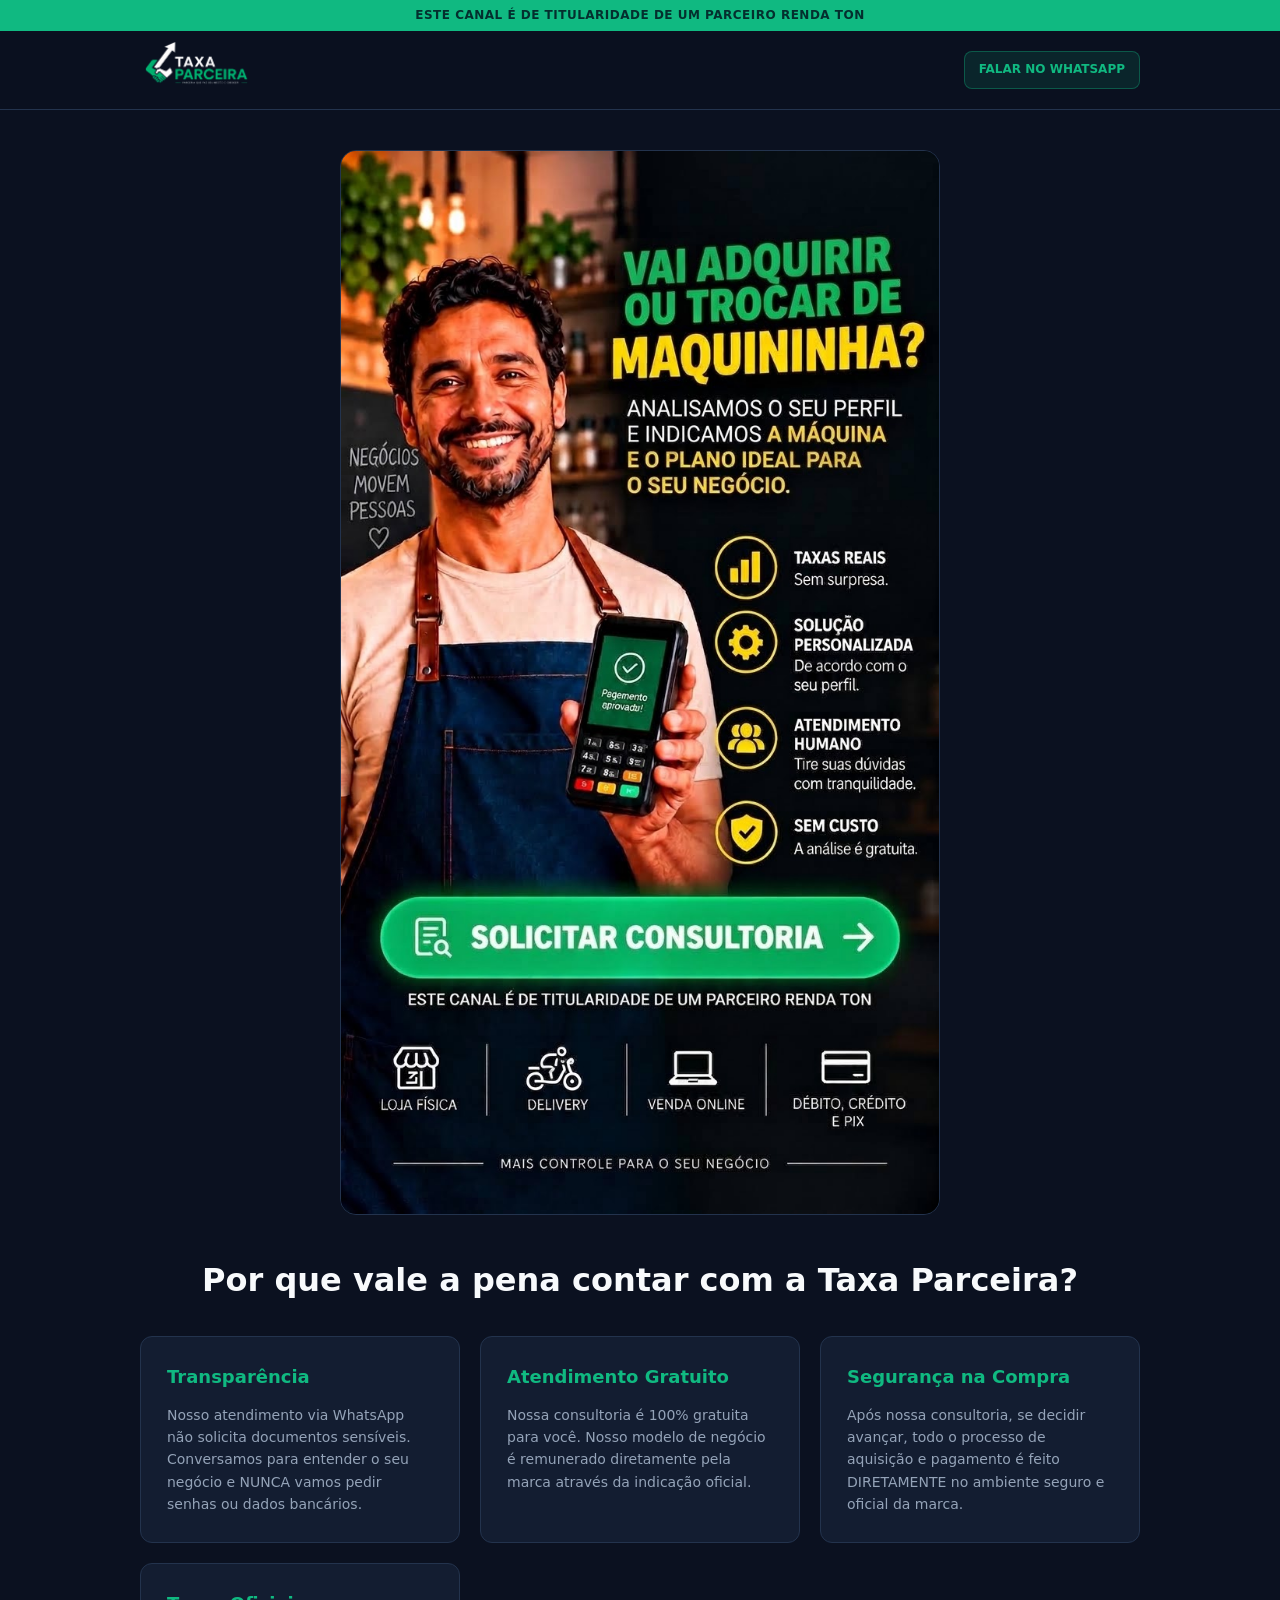
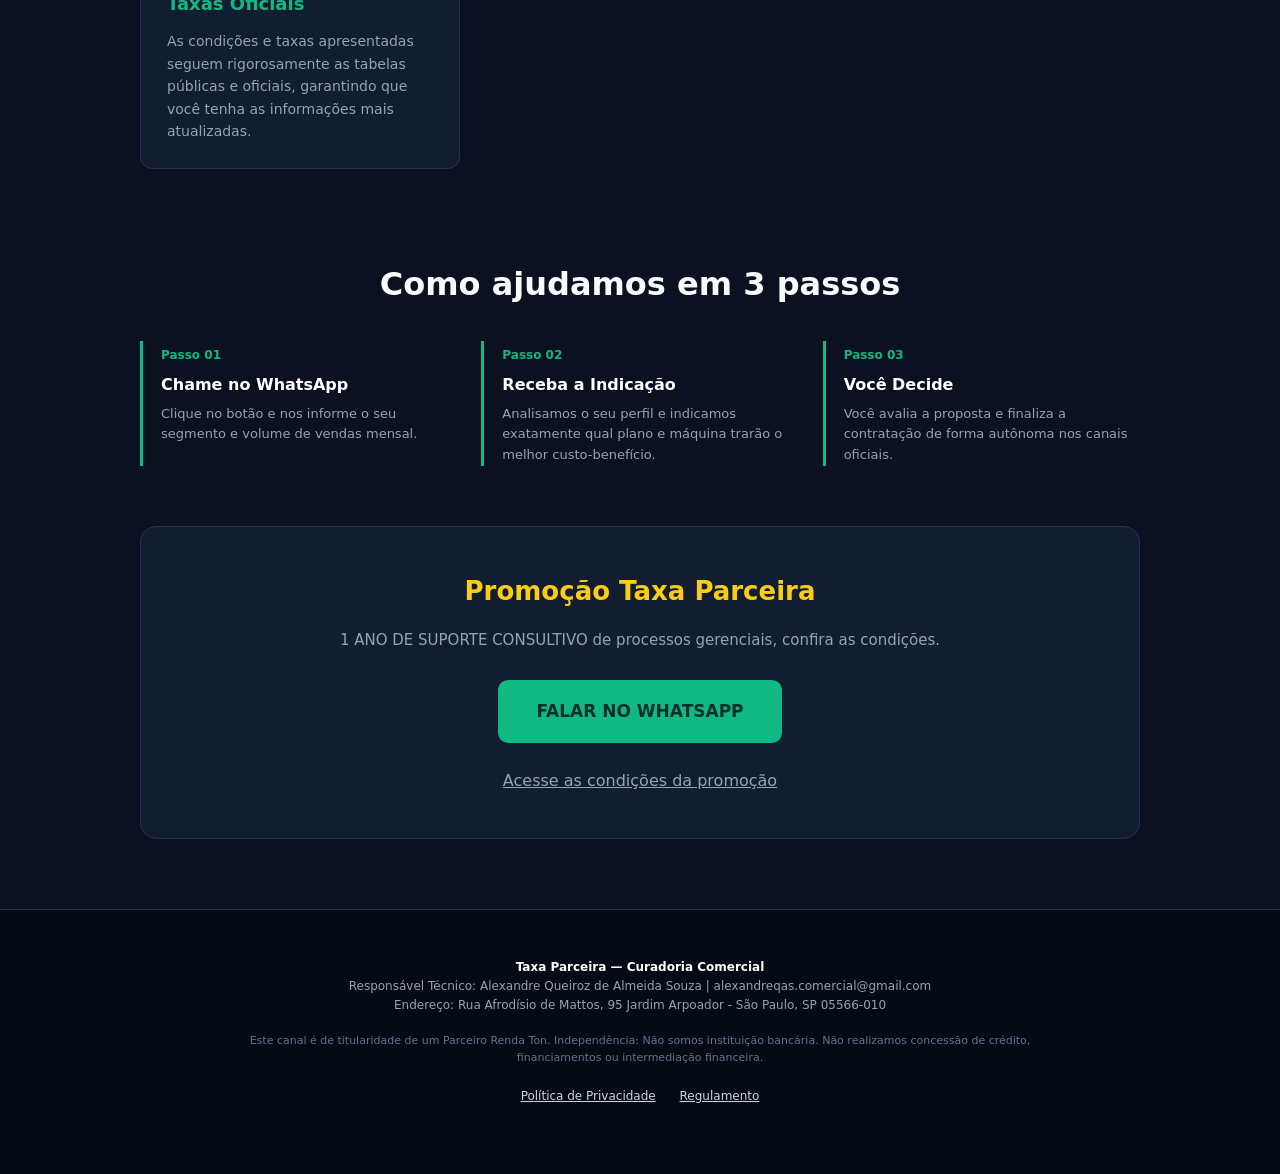
<file: index.html>
<!DOCTYPE html>
<html lang="pt-BR">
<head>
    <meta charset="UTF-8">
    <meta name="viewport" content="width=device-width, initial-scale=1.0">

    <title>Taxa Parceira — Consultoria Especializada em Maquininhas</title>
    <meta name="description" content="Vai adquirir ou trocar de maquininha? Descubra qual o plano ideal para a sua empresa com nossa consultoria gratuita.">

    <style>
        :root { --bg-main: #0b1120; --bg-card: #131d31; --primary: #10b981; --text-main: #f8fafc; --text-muted: #94a3b8; --border-color: #23334d; --font: system-ui, sans-serif; }
        * { box-sizing: border-box; margin: 0; padding: 0; }
        body { font-family: var(--font); background-color: var(--bg-main); color: var(--text-main); line-height: 1.6; }
        .container { max-width: 1040px; margin: 0 auto; padding: 0 20px; }
        
        /* BARRA DE PARCEIRO OBRIGATÓRIA (REGRA TON) */
        .partner-bar { background-color: var(--primary); color: #042f2e; text-align: center; font-size: 12px; font-weight: 700; padding: 6px 20px; letter-spacing: 0.5px; }

        /* HEADER */
        .site-header { padding: 8px 0; border-bottom: 1px solid var(--border-color); background: rgba(11, 17, 32, 0.95); position: sticky; top: 0; z-index: 100; }
        .header-wrap { display: flex; align-items: center; justify-content: space-between; gap: 8px; }
        .logo img { height: 54px; }
        .btn-header { background: rgba(16, 185, 129, 0.12); color: var(--primary); border: 1px solid rgba(16, 185, 129, 0.35); padding: 8px 14px; border-radius: 8px; text-decoration: none; font-size: 12px; font-weight: 700; }
        
        /* HERO */
        .hero-banner-link { display: block; max-width: 600px; margin: 40px auto 30px; border-radius: 16px; overflow: hidden; border: 1px solid var(--border-color); }
        .hero-banner-link img { width: 100%; height: auto; display: block; }
        .btn-main { display: inline-block; background: var(--primary); color: #042f2e; font-size: 17px; font-weight: 800; padding: 18px 38px; border-radius: 10px; text-decoration: none; }
        
        /* CARDS */
        .section-title { text-align: center; font-size: clamp(24px, 3.5vw, 32px); margin-bottom: 30px; }
        .cards-grid { display: grid; grid-template-columns: repeat(auto-fit, minmax(280px, 1fr)); gap: 20px; margin-bottom: 60px; }
        .card { background: var(--bg-card); border: 1px solid var(--border-color); padding: 26px; border-radius: 12px; }
        .card h3 { color: var(--primary); margin-bottom: 12px; font-size: 18px; }
        .card p { color: var(--text-muted); font-size: 14px; }
        
        /* PASSOS E CTA */
        .steps-box { padding: 20px 0 60px; }
        .steps-grid { display: grid; grid-template-columns: repeat(auto-fit, minmax(240px, 1fr)); gap: 24px; }
        .step { border-left: 3px solid var(--primary); padding-left: 18px; }
        .step-num { color: var(--primary); font-size: 12px; font-weight: 800; }
        .step h4 { color: #fff; margin: 6px 0; }
        .step p { color: var(--text-muted); font-size: 13px; }
        .banner-cta { background: var(--bg-card); border: 1px solid var(--border-color); border-radius: 16px; padding: 44px 24px; text-align: center; margin-bottom: 70px; }
        .banner-cta h2 { color: #facc15; margin-bottom: 15px; font-size: clamp(22px, 3.5vw, 26px); }
        .banner-cta p { color: var(--text-muted); margin: 0 auto 28px; font-size: 15px; max-width: 680px; }
        
        /* FOOTER */
        .site-footer { background-color: #060a14; border-top: 1px solid var(--border-color); color: var(--text-muted); padding: 48px 20px; font-size: 12px; text-align: center; }
        .footer-disclaimer { font-size: 11px; color: #64748b; max-width: 820px; margin: 16px auto; }
        .footer-links { margin: 20px 0; }
        .footer-links a { color: #cbd5e1; margin: 0 10px; }
    </style>
</head>
<body>

    <!-- AVISO OBRIGATÓRIO DA TON -->
    <div class="partner-bar">ESTE CANAL É DE TITULARIDADE DE UM PARCEIRO RENDA TON</div>

    <header class="site-header">
        <div class="container header-wrap">
            <a href="/" class="logo">
                <img src="logonova.png" alt="Taxa Parceira">
            </a>
            <!-- LINK DO WHATSAPP ATUALIZADO -->
            <a href="https://wa.me/5511979802519?text=Olá, gostaria de uma consultoria para encontrar a maquininha ideal para o meu negócio." class="btn-header" target="_blank" rel="noopener">FALAR NO WHATSAPP</a>
        </div>
    </header>

    <main class="container">

        <!-- LINK DO WHATSAPP ATUALIZADO NA IMAGEM -->
        <a href="https://wa.me/5511979802519?text=Olá, gostaria de uma consultoria para encontrar a maquininha ideal para o meu negócio." class="hero-banner-link" target="_blank" rel="noopener">
            <img src="file_000000002d7481f5bcc6f81453ec5b54.png" alt="Analisamos o seu perfil e indicamos o plano ideal.">
        </a>

        <section style="padding: 10px 0;">
            <h2 class="section-title">Por que vale a pena contar com a Taxa Parceira?</h2>
            <div class="cards-grid">
                <div class="card">
                    <h3>Transparência</h3>
                    <p>Nosso atendimento via WhatsApp não solicita documentos sensíveis. Conversamos para entender o seu negócio e NUNCA vamos pedir senhas ou dados bancários.</p>
                </div>
                <div class="card">
                    <h3>Atendimento Gratuito</h3>
                    <p>Nossa consultoria é 100% gratuita para você. Nosso modelo de negócio é remunerado diretamente pela marca através da indicação oficial.</p>
                </div>
                <div class="card">
                    <h3>Segurança na Compra</h3>
                    <p>Após nossa consultoria, se decidir avançar, todo o processo de aquisição e pagamento é feito DIRETAMENTE no ambiente seguro e oficial da marca.</p>
                </div>
                <div class="card">
                    <h3>Taxas Oficiais</h3>
                    <p>As condições e taxas apresentadas seguem rigorosamente as tabelas públicas e oficiais, garantindo que você tenha as informações mais atualizadas.</p>
                </div>
            </div>
        </section>

        <section class="steps-box">
            <h2 class="section-title">Como ajudamos em 3 passos</h2>
            <div class="steps-grid">
                <div class="step">
                    <span class="step-num">Passo 01</span>
                    <h4>Chame no WhatsApp</h4>
                    <p>Clique no botão e nos informe o seu segmento e volume de vendas mensal.</p>
                </div>
                <div class="step">
                    <span class="step-num">Passo 02</span>
                    <h4>Receba a Indicação</h4>
                    <p>Analisamos o seu perfil e indicamos exatamente qual plano e máquina trarão o melhor custo-benefício.</p>
                </div>
                <div class="step">
                    <span class="step-num">Passo 03</span>
                    <h4>Você Decide</h4>
                    <p>Você avalia a proposta e finaliza a contratação de forma autônoma nos canais oficiais.</p>
                </div>
            </div>
        </section>

        <section class="banner-cta">
            <h2>Promoção Taxa Parceira</h2>
            <p>1 ANO DE SUPORTE CONSULTIVO de processos gerenciais, confira as condições.</p>
            <!-- LINK DO WHATSAPP ATUALIZADO -->
            <a href="https://wa.me/5511979802519?text=Olá, gostaria de uma consultoria para encontrar a maquininha ideal para o meu negócio." class="btn-main" target="_blank" rel="noopener">FALAR NO WHATSAPP</a>
            <br><br>
            <a href="promocao.html" style="color:var(--text-muted);">Acesse as condições da promoção</a>
        </section>

    </main>

    <footer class="site-footer">
        <div class="container">
            <p style="color:#fff;font-weight:700;">Taxa Parceira — Curadoria Comercial</p>
            <p>Responsável Técnico: Alexandre Queiroz de Almeida Souza | alexandreqas.comercial@gmail.com</p>
            <!-- PREENCHA SEU ENDEREÇO AQUI (EXIGÊNCIA GOOGLE) -->
            <p>Endereço: Rua Afrodísio de Mattos, 95 Jardim Arpoador - São Paulo, SP 05566-010</p>
            
            <p class="footer-disclaimer">Este canal é de titularidade de um Parceiro Renda Ton. Independência: Não somos instituição bancária. Não realizamos concessão de crédito, financiamentos ou intermediação financeira.</p>
            
            <div class="footer-links">
                <a href="privacidade.html">Política de Privacidade</a>
                <a href="promocao.html">Regulamento</a>
            </div>
        </div>
    </footer>
</body>
</html>
</file>
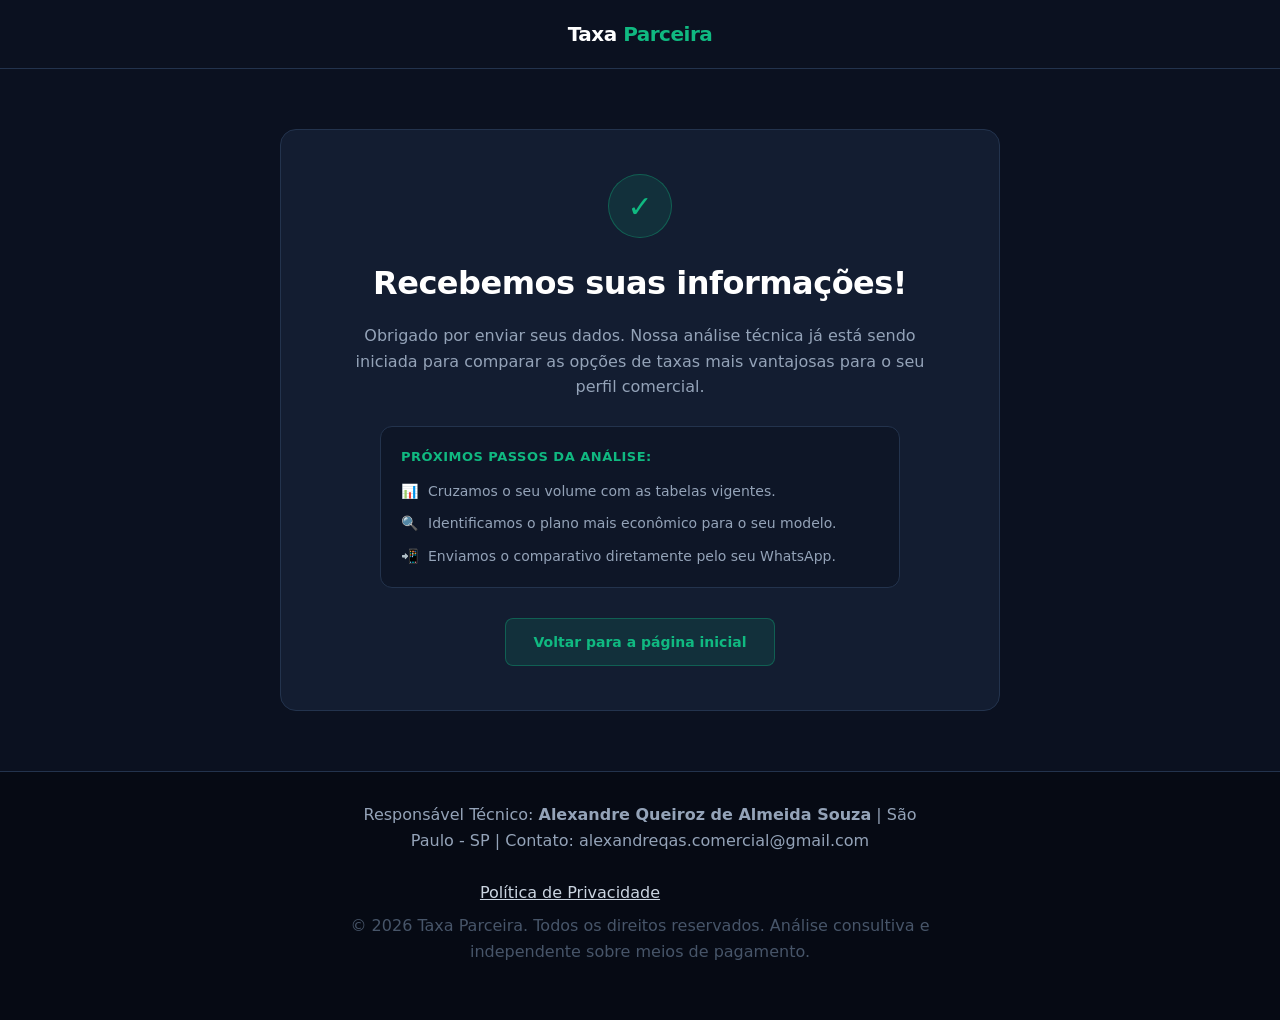
<file: obrigado.html>
<!DOCTYPE html>
<html lang="pt-BR">
<head>
    <meta charset="UTF-8">
    <meta name="viewport" content="width=device-width, initial-scale=1.0">

    <title>Diagnóstico Solicitado — Taxa Parceira</title>
    <meta name="description" content="Recebemos suas informações com sucesso. Entraremos em contato em breve.">
    
    <!-- Bloqueia buscadores para evitar conversões falsas -->
    <meta name="robots" content="noindex, nofollow">

    <!-- =========================================================
         GOOGLE TAG — GOOGLE ADS
         ========================================================= -->
    <script async src="https://www.googletagmanager.com/gtag/js?id=AW-18406314850"></script>
    <script>
        window.dataLayer = window.dataLayer || [];
        function gtag(){dataLayer.push(arguments);}
        gtag('js', new Date());
        gtag('config', 'AW-18406314850');
    </script>

    <!-- =========================================================
         GOOGLE ADS — DISPARO DA CONVERSÃO: ENVIAR FORMULÁRIO DE LEAD
         ========================================================= -->
    <script>
        gtag('event', 'conversion', {
            'send_to': 'AW-18406314850/StsACOep5OgcEOKm6MhE',
            'value': 1.0,
            'currency': 'BRL'
        });
    </script>

    <style>
        :root {
            --bg-main: #0b1120;
            --bg-card: #131d31;
            --primary: #10b981;
            --text-main: #f8fafc;
            --text-muted: #94a3b8;
            --border-color: #23334d;
            --font: system-ui, -apple-system, BlinkMacSystemFont, "Segoe UI", Roboto, sans-serif;
        }

        * {
            box-sizing: border-box;
            margin: 0;
            padding: 0;
        }

        body {
            font-family: var(--font);
            background-color: var(--bg-main);
            color: var(--text-main);
            line-height: 1.6;
            -webkit-font-smoothing: antialiased;
            display: flex;
            flex-direction: column;
            min-height: 100vh;
        }

        .container {
            max-width: 760px;
            margin: 0 auto;
            padding: 0 20px;
            width: 100%;
        }

        .site-header {
            padding: 18px 0;
            border-bottom: 1px solid var(--border-color);
            background: rgba(11, 17, 32, 0.85);
            text-align: center;
        }
        .logo {
            font-size: 20px;
            font-weight: 800;
            letter-spacing: -0.5px;
            color: #fff;
            text-decoration: none;
        }
        .logo strong {
            color: var(--primary);
        }

        main {
            flex: 1;
            display: flex;
            align-items: center;
            padding: 60px 0;
        }

        .thank-you-card {
            background: var(--bg-card);
            border: 1px solid var(--border-color);
            border-radius: 16px;
            padding: 44px 28px;
            text-align: center;
            width: 100%;
        }

        .icon-check {
            width: 64px;
            height: 64px;
            line-height: 64px;
            background: rgba(16, 185, 129, 0.12);
            border: 1px solid rgba(16, 185, 129, 0.35);
            color: var(--primary);
            font-size: 30px;
            border-radius: 50%;
            margin: 0 auto 20px;
        }

        h1 {
            font-size: clamp(24px, 4vw, 32px);
            font-weight: 800;
            letter-spacing: -0.5px;
            margin-bottom: 14px;
            color: #fff;
        }

        p {
            color: var(--text-muted);
            font-size: 16px;
            max-width: 580px;
            margin: 0 auto 26px;
        }

        .steps-review {
            background: rgba(11, 17, 32, 0.6);
            border: 1px solid var(--border-color);
            border-radius: 12px;
            padding: 20px;
            text-align: left;
            margin: 24px auto 30px;
            max-width: 520px;
        }

        .steps-review h4 {
            font-size: 13px;
            text-transform: uppercase;
            letter-spacing: 0.5px;
            color: var(--primary);
            margin-bottom: 12px;
            font-weight: 700;
        }

        .steps-review ul {
            list-style: none;
            font-size: 14px;
            color: var(--text-muted);
        }

        .steps-review li {
            margin-bottom: 10px;
            display: flex;
            align-items: center;
            gap: 10px;
        }

        .steps-review li:last-child {
            margin-bottom: 0;
        }

        .btn-return {
            display: inline-block;
            background: rgba(16, 185, 129, 0.12);
            color: var(--primary);
            border: 1px solid rgba(16, 185, 129, 0.35);
            padding: 12px 28px;
            border-radius: 8px;
            text-decoration: none;
            font-size: 14px;
            font-weight: 700;
            transition: all 0.2s ease;
        }
        .btn-return:hover {
            background: var(--primary);
            color: #042f2e;
        }

        .site-footer {
            background-color: #060a14;
            border-top: 1px solid var(--border-color);
            color: var(--text-muted);
            padding: 30px 20px;
            font-size: 11px;
            line-height: 1.6;
            text-align: center;
        }
        .site-footer a {
            color: #cbd5e1;
            text-decoration: underline;
        }
    </style>
</head>

<body>

    <header class="site-header">
        <div class="container">
            <a href="/" class="logo">Taxa <strong>Parceira</strong></a>
        </div>
    </header>

    <main>
        <div class="container">
            <div class="thank-you-card">
                <div class="icon-check">✓</div>
                <h1>Recebemos suas informações!</h1>
                <p>
                    Obrigado por enviar seus dados. Nossa análise técnica já está sendo iniciada para comparar as opções de taxas mais vantajosas para o seu perfil comercial.
                </p>

                <div class="steps-review">
                    <h4>Próximos passos da análise:</h4>
                    <ul>
                        <li><span>📊</span> Cruzamos o seu volume com as tabelas vigentes.</li>
                        <li><span>🔍</span> Identificamos o plano mais econômico para o seu modelo.</li>
                        <li><span>📲</span> Enviamos o comparativo diretamente pelo seu WhatsApp.</li>
                    </ul>
                </div>

                <a href="/" class="btn-return">Voltar para a página inicial</a>
            </div>
        </div>
    </main>

    <footer class="site-footer">
        <div class="container">
            <p>
                Responsável Técnico: <strong>Alexandre Queiroz de Almeida Souza</strong> | São Paulo - SP | Contato: alexandreqas.comercial@gmail.com
            </p>
            <p style="margin: 8px 0;">
                <a href="privacidade.html">Política de Privacidade</a>
            </p>
            <p style="color: #475569;">
                &copy; 2026 Taxa Parceira. Todos os direitos reservados. Análise consultiva e independente sobre meios de pagamento.
            </p>
        </div>
    </footer>

</body>
</html>
</file>
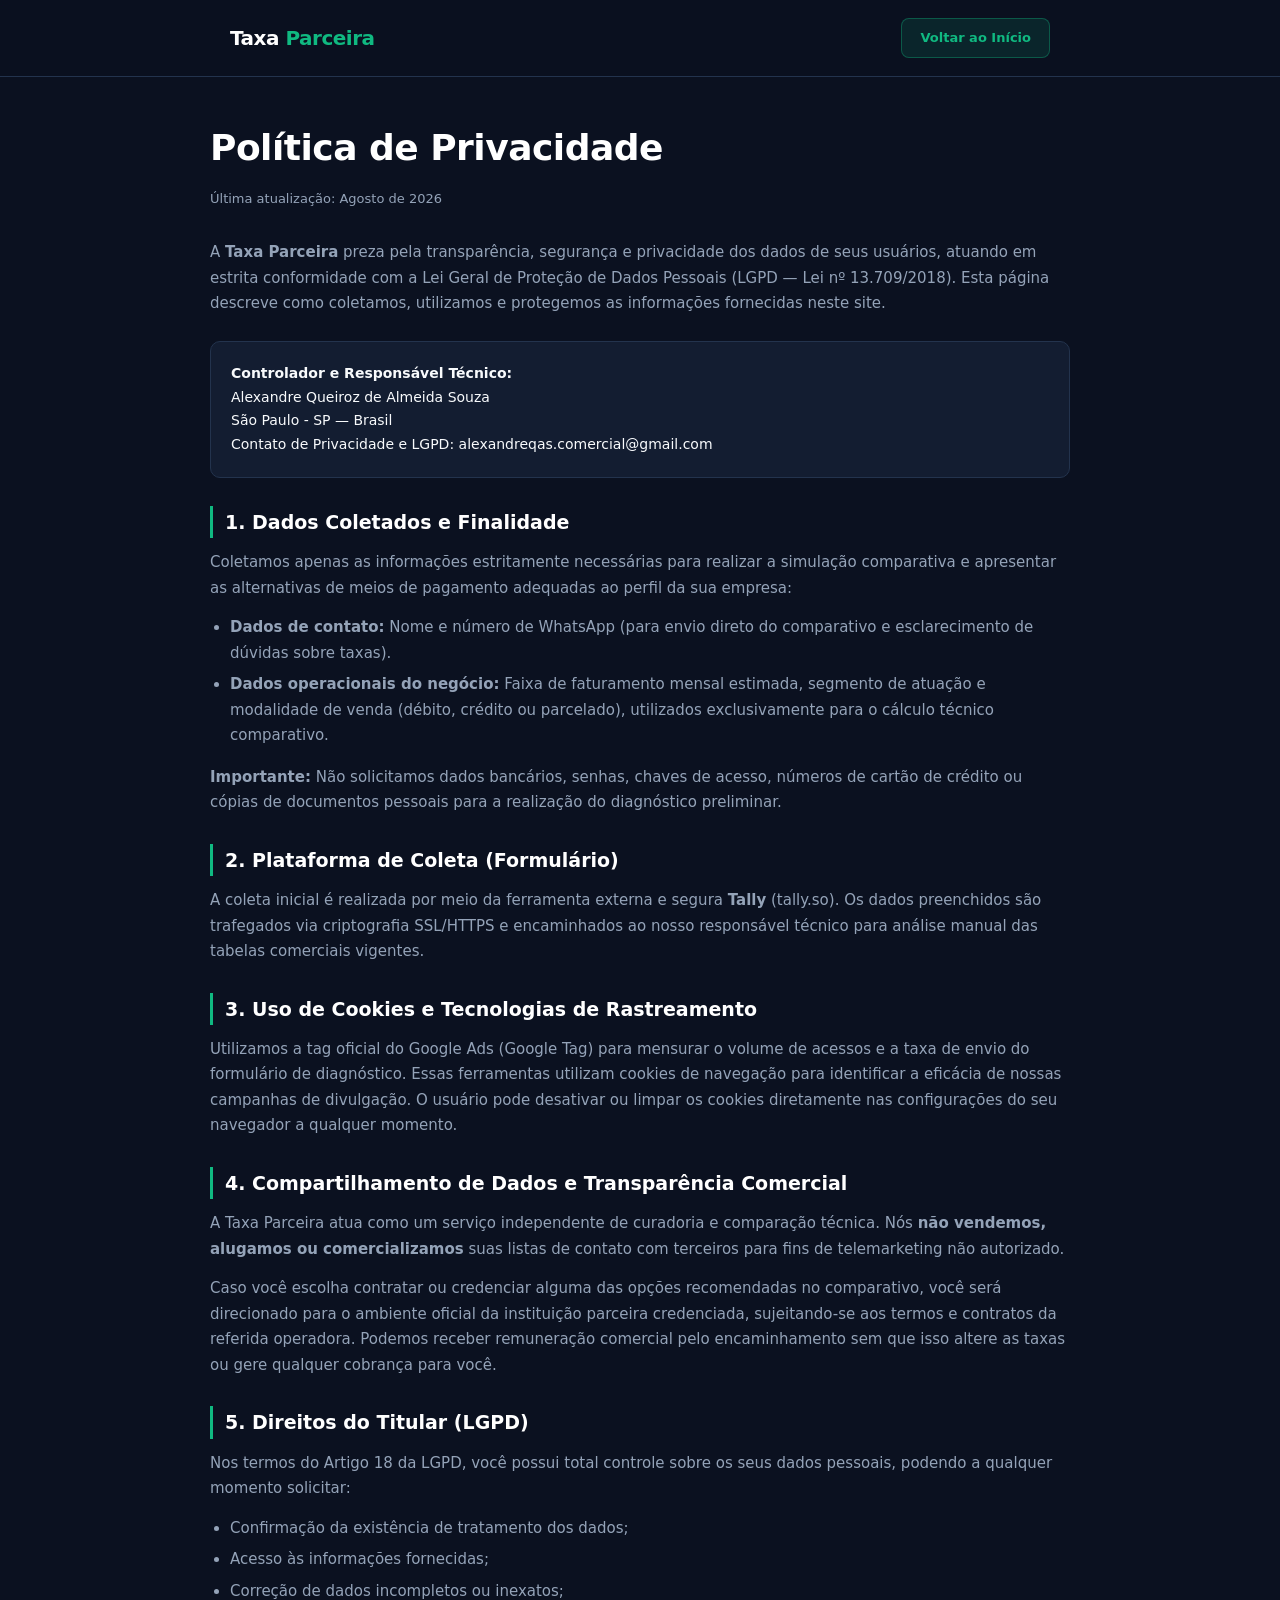
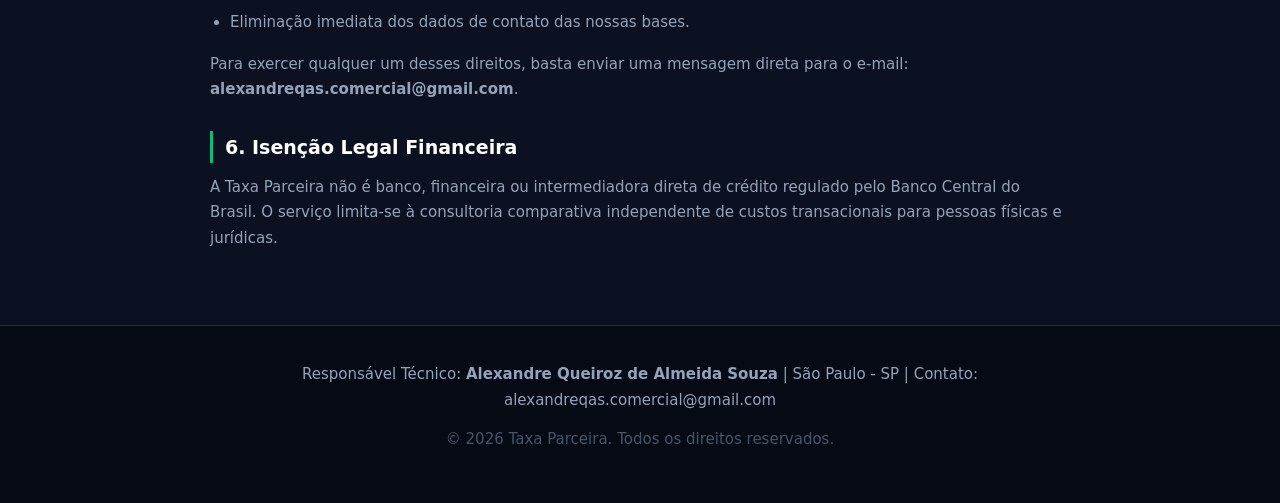
<file: privacidade.html>
<!DOCTYPE html>
<html lang="pt-BR">
<head>
    <meta charset="UTF-8">
    <meta name="viewport" content="width=device-width, initial-scale=1.0">

    <title>Política de Privacidade — Taxa Parceira</title>
    <meta name="description" content="Política de privacidade e termos de tratamento de dados da Taxa Parceira em conformidade com a LGPD.">
    <meta name="robots" content="noindex, follow">

    <!-- =========================================================
         GOOGLE TAG — GOOGLE ADS
         ========================================================= -->
    <script async src="https://www.googletagmanager.com/gtag/js?id=AW-18406314850"></script>
    <script>
        window.dataLayer = window.dataLayer || [];
        function gtag(){dataLayer.push(arguments);}
        gtag('js', new Date());
        gtag('config', 'AW-18406314850');
    </script>

    <style>
        :root {
            --bg-main: #0b1120;
            --bg-card: #131d31;
            --primary: #10b981;
            --text-main: #f8fafc;
            --text-muted: #94a3b8;
            --border-color: #23334d;
            --font: system-ui, -apple-system, BlinkMacSystemFont, "Segoe UI", Roboto, sans-serif;
        }

        * {
            box-sizing: border-box;
            margin: 0;
            padding: 0;
        }

        body {
            font-family: var(--font);
            background-color: var(--bg-main);
            color: var(--text-main);
            line-height: 1.7;
            -webkit-font-smoothing: antialiased;
        }

        .container {
            max-width: 860px;
            margin: 0 auto;
            padding: 0 20px;
        }

        /* HEADER */
        .site-header {
            padding: 18px 0;
            border-bottom: 1px solid var(--border-color);
            background: rgba(11, 17, 32, 0.85);
            backdrop-filter: blur(8px);
            position: sticky;
            top: 0;
            z-index: 100;
        }
        .header-wrap {
            display: flex;
            align-items: center;
            justify-content: space-between;
        }
        .logo {
            font-size: 20px;
            font-weight: 800;
            letter-spacing: -0.5px;
            color: #fff;
            text-decoration: none;
        }
        .logo strong {
            color: var(--primary);
        }
        .btn-header {
            background: rgba(16, 185, 129, 0.12);
            color: var(--primary);
            border: 1px solid rgba(16, 185, 129, 0.35);
            padding: 8px 18px;
            border-radius: 8px;
            text-decoration: none;
            font-size: 13px;
            font-weight: 700;
        }

        /* CONTEÚDO */
        .content-box {
            padding: 40px 0 60px;
        }
        h1 {
            font-size: clamp(26px, 4vw, 36px);
            font-weight: 800;
            letter-spacing: -0.5px;
            margin-bottom: 10px;
            color: #fff;
        }
        .last-update {
            color: var(--text-muted);
            font-size: 13px;
            margin-bottom: 30px;
            display: block;
        }
        h2 {
            font-size: 19px;
            font-weight: 700;
            color: #fff;
            margin: 28px 0 12px;
            border-left: 3px solid var(--primary);
            padding-left: 12px;
        }
        p {
            color: var(--text-muted);
            font-size: 15px;
            margin-bottom: 14px;
        }
        ul {
            color: var(--text-muted);
            font-size: 15px;
            margin: 0 0 16px 20px;
        }
        li {
            margin-bottom: 6px;
        }
        .highlight-box {
            background: var(--bg-card);
            border: 1px solid var(--border-color);
            border-radius: 10px;
            padding: 20px;
            margin: 24px 0;
            font-size: 14px;
            color: var(--text-main);
        }

        /* FOOTER */
        .site-footer {
            background-color: #060a14;
            border-top: 1px solid var(--border-color);
            color: var(--text-muted);
            padding: 36px 20px;
            font-size: 12px;
            line-height: 1.7;
            text-align: center;
        }
        .site-footer a {
            color: #cbd5e1;
            text-decoration: underline;
        }
    </style>
</head>

<body>

    <header class="site-header">
        <div class="container header-wrap">
            <a href="/" class="logo">Taxa <strong>Parceira</strong></a>
            <a href="/" class="btn-header">Voltar ao Início</a>
        </div>
    </header>

    <main class="container content-box">
        <h1>Política de Privacidade</h1>
        <span class="last-update">Última atualização: Agosto de 2026</span>

        <p>
            A <strong>Taxa Parceira</strong> preza pela transparência, segurança e privacidade dos dados de seus usuários, atuando em estrita conformidade com a Lei Geral de Proteção de Dados Pessoais (LGPD — Lei nº 13.709/2018). Esta página descreve como coletamos, utilizamos e protegemos as informações fornecidas neste site.
        </p>

        <div class="highlight-box">
            <strong>Controlador e Responsável Técnico:</strong><br>
            Alexandre Queiroz de Almeida Souza<br>
            São Paulo - SP — Brasil<br>
            Contato de Privacidade e LGPD: alexandreqas.comercial@gmail.com
        </div>

        <h2>1. Dados Coletados e Finalidade</h2>
        <p>
            Coletamos apenas as informações estritamente necessárias para realizar a simulação comparativa e apresentar as alternativas de meios de pagamento adequadas ao perfil da sua empresa:
        </p>
        <ul>
            <li><strong>Dados de contato:</strong> Nome e número de WhatsApp (para envio direto do comparativo e esclarecimento de dúvidas sobre taxas).</li>
            <li><strong>Dados operacionais do negócio:</strong> Faixa de faturamento mensal estimada, segmento de atuação e modalidade de venda (débito, crédito ou parcelado), utilizados exclusivamente para o cálculo técnico comparativo.</li>
        </ul>
        <p>
            <strong>Importante:</strong> Não solicitamos dados bancários, senhas, chaves de acesso, números de cartão de crédito ou cópias de documentos pessoais para a realização do diagnóstico preliminar.
        </p>

        <h2>2. Plataforma de Coleta (Formulário)</h2>
        <p>
            A coleta inicial é realizada por meio da ferramenta externa e segura <strong>Tally</strong> (tally.so). Os dados preenchidos são trafegados via criptografia SSL/HTTPS e encaminhados ao nosso responsável técnico para análise manual das tabelas comerciais vigentes.
        </p>

        <h2>3. Uso de Cookies e Tecnologias de Rastreamento</h2>
        <p>
            Utilizamos a tag oficial do Google Ads (Google Tag) para mensurar o volume de acessos e a taxa de envio do formulário de diagnóstico. Essas ferramentas utilizam cookies de navegação para identificar a eficácia de nossas campanhas de divulgação. O usuário pode desativar ou limpar os cookies diretamente nas configurações do seu navegador a qualquer momento.
        </p>

        <h2>4. Compartilhamento de Dados e Transparência Comercial</h2>
        <p>
            A Taxa Parceira atua como um serviço independente de curadoria e comparação técnica. Nós <strong>não vendemos, alugamos ou comercializamos</strong> suas listas de contato com terceiros para fins de telemarketing não autorizado.
        </p>
        <p>
            Caso você escolha contratar ou credenciar alguma das opções recomendadas no comparativo, você será direcionado para o ambiente oficial da instituição parceira credenciada, sujeitando-se aos termos e contratos da referida operadora. Podemos receber remuneração comercial pelo encaminhamento sem que isso altere as taxas ou gere qualquer cobrança para você.
        </p>

        <h2>5. Direitos do Titular (LGPD)</h2>
        <p>
            Nos termos do Artigo 18 da LGPD, você possui total controle sobre os seus dados pessoais, podendo a qualquer momento solicitar:
        </p>
        <ul>
            <li>Confirmação da existência de tratamento dos dados;</li>
            <li>Acesso às informações fornecidas;</li>
            <li>Correção de dados incompletos ou inexatos;</li>
            <li>Eliminação imediata dos dados de contato das nossas bases.</li>
        </ul>
        <p>
            Para exercer qualquer um desses direitos, basta enviar uma mensagem direta para o e-mail: <strong>alexandreqas.comercial@gmail.com</strong>.
        </p>

        <h2>6. Isenção Legal Financeira</h2>
        <p>
            A Taxa Parceira não é banco, financeira ou intermediadora direta de crédito regulado pelo Banco Central do Brasil. O serviço limita-se à consultoria comparativa independente de custos transacionais para pessoas físicas e jurídicas.
        </p>
    </main>

    <footer class="site-footer">
        <div class="container">
            <p>
                Responsável Técnico: <strong>Alexandre Queiroz de Almeida Souza</strong> | São Paulo - SP | Contato: alexandreqas.comercial@gmail.com
            </p>
            <p style="margin-top: 10px; color: #475569;">
                &copy; 2026 Taxa Parceira. Todos os direitos reservados.
            </p>
        </div>
    </footer>

</body>
</html>
</file>
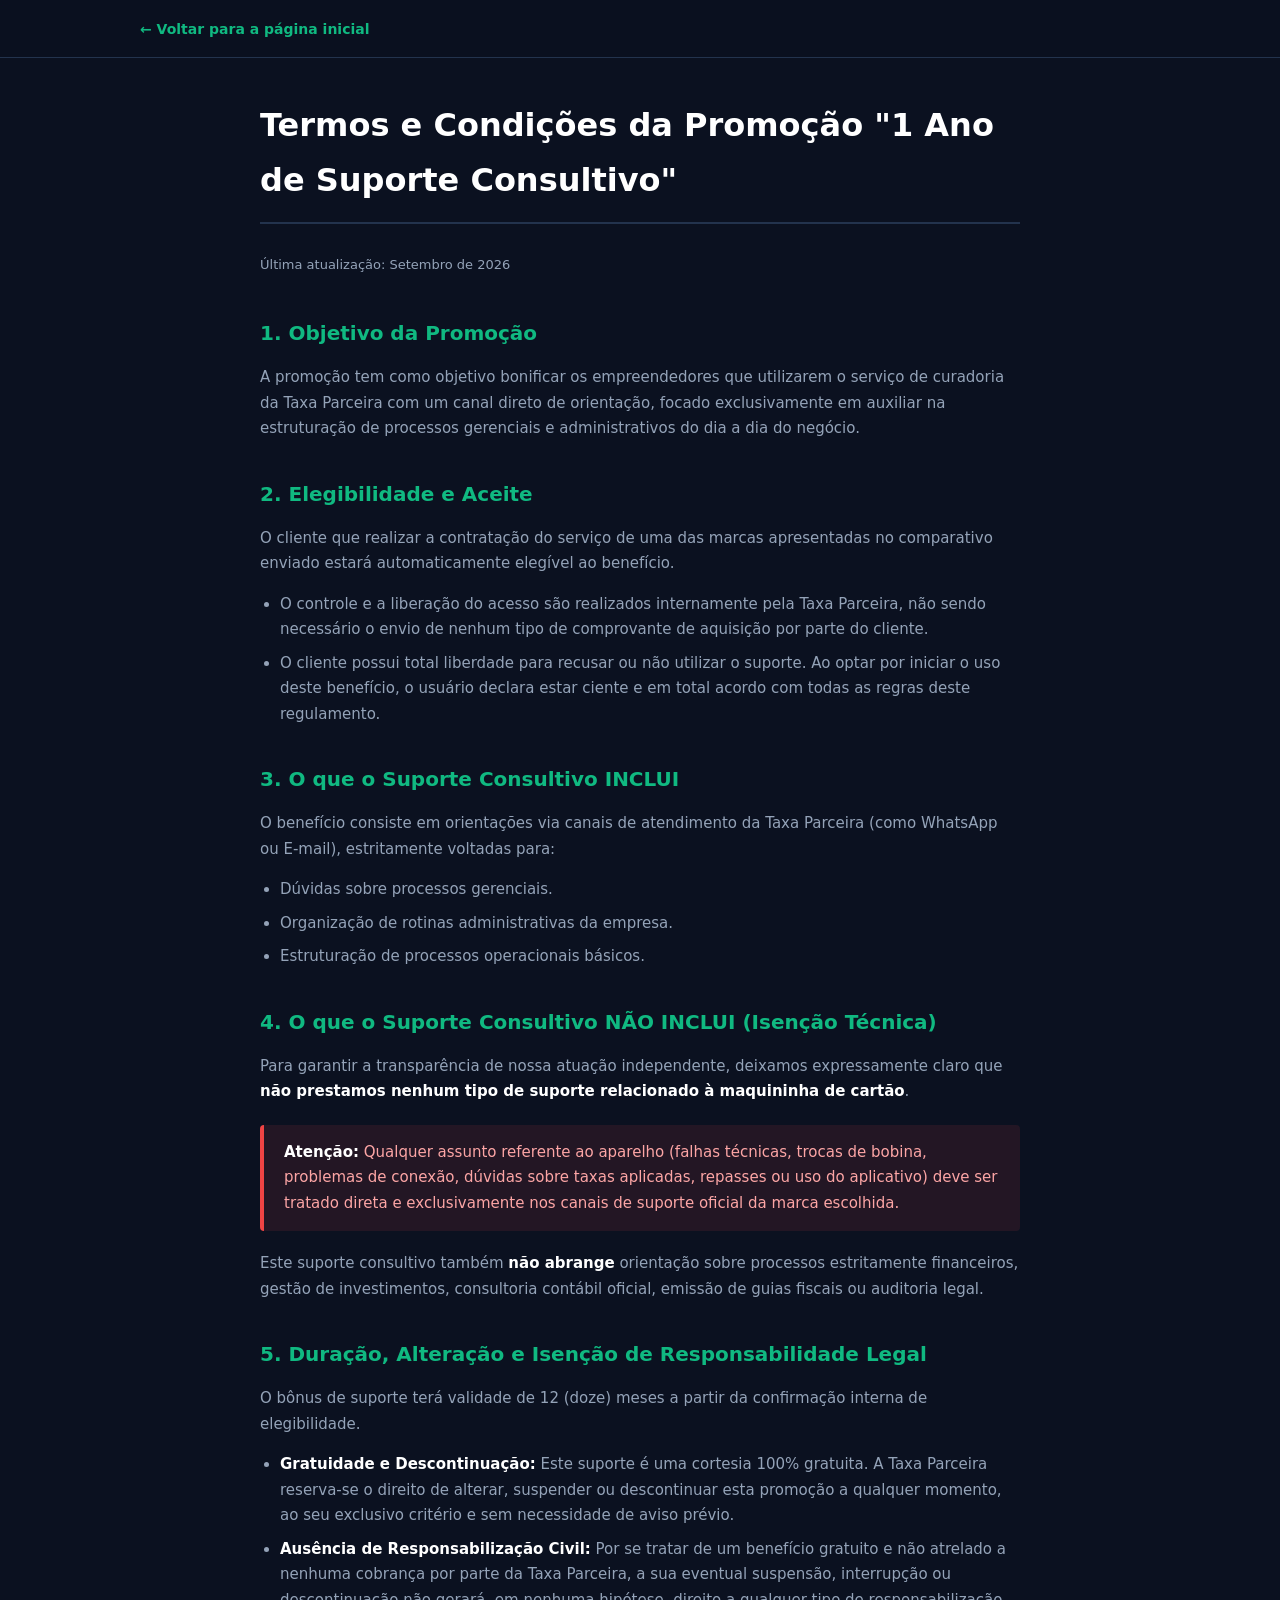
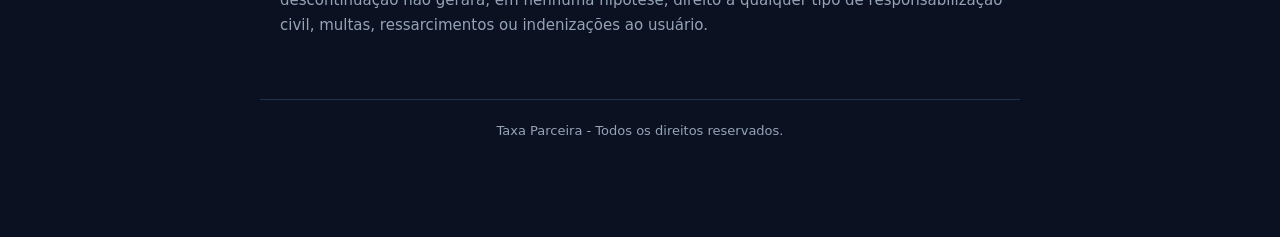
<file: promocao.html>
<!DOCTYPE html>
<html lang="pt-BR">
<head>
    <meta charset="UTF-8">
    <meta name="viewport" content="width=device-width, initial-scale=1.0">
    <title>Termos e Condições da Promoção - Taxa Parceira</title>
    
    <style>
        :root {
            --bg-main: #0b1120;
            --primary: #10b981;
            --text-main: #f8fafc;
            --text-muted: #94a3b8;
            --border-color: #23334d;
            --font: system-ui, -apple-system, BlinkMacSystemFont, "Segoe UI", Roboto, sans-serif;
        }

        * {
            box-sizing: border-box;
            margin: 0;
            padding: 0;
        }

        body {
            font-family: var(--font);
            background-color: var(--bg-main);
            color: var(--text-main);
            line-height: 1.7;
            -webkit-font-smoothing: antialiased;
        }

        .container {
            max-width: 800px;
            margin: 0 auto;
            padding: 40px 20px 80px;
        }

        /* HEADER */
        .site-header {
            padding: 15px 0;
            border-bottom: 1px solid var(--border-color);
            background: rgba(11, 17, 32, 0.95);
            position: sticky;
            top: 0;
            z-index: 100;
        }
        .header-wrap {
            max-width: 1040px;
            margin: 0 auto;
            padding: 0 20px;
        }
        .back-link {
            color: var(--primary);
            text-decoration: none;
            font-weight: 700;
            font-size: 14px;
            display: inline-flex;
            align-items: center;
            gap: 6px;
        }
        .back-link:hover {
            text-decoration: underline;
        }

        /* CONTEÚDO */
        h1 {
            font-size: clamp(24px, 4vw, 32px);
            margin-bottom: 30px;
            color: #fff;
            border-bottom: 2px solid var(--border-color);
            padding-bottom: 15px;
        }
        
        .content-block {
            margin-bottom: 35px;
        }
        
        h2 {
            font-size: 20px;
            color: var(--primary);
            margin-bottom: 15px;
            font-weight: 700;
        }

        p, ul {
            color: var(--text-muted);
            margin-bottom: 15px;
            font-size: 15px;
        }

        ul {
            padding-left: 20px;
        }

        li {
            margin-bottom: 8px;
        }
        
        strong {
            color: #fff;
        }
        
        .destaque-isencao {
            background-color: rgba(239, 68, 68, 0.1);
            border-left: 4px solid #ef4444;
            padding: 15px 20px;
            border-radius: 4px;
            margin: 20px 0;
        }
        .destaque-isencao p {
            color: #fca5a5;
            margin: 0;
        }
    </style>
</head>
<body>

    <header class="site-header">
        <div class="header-wrap">
            <a href="/" class="back-link">← Voltar para a página inicial</a>
        </div>
    </header>

    <main class="container">
        <h1>Termos e Condições da Promoção "1 Ano de Suporte Consultivo"</h1>
        <p style="font-size: 13px; margin-bottom: 40px;">Última atualização: Setembro de 2026</p>

        <div class="content-block">
            <h2>1. Objetivo da Promoção</h2>
            <p>A promoção tem como objetivo bonificar os empreendedores que utilizarem o serviço de curadoria da Taxa Parceira com um canal direto de orientação, focado exclusivamente em auxiliar na estruturação de processos gerenciais e administrativos do dia a dia do negócio.</p>
        </div>

        <div class="content-block">
            <h2>2. Elegibilidade e Aceite</h2>
            <p>O cliente que realizar a contratação do serviço de uma das marcas apresentadas no comparativo enviado estará automaticamente elegível ao benefício.</p>
            <ul>
                <li>O controle e a liberação do acesso são realizados internamente pela Taxa Parceira, não sendo necessário o envio de nenhum tipo de comprovante de aquisição por parte do cliente.</li>
                <li>O cliente possui total liberdade para recusar ou não utilizar o suporte. Ao optar por iniciar o uso deste benefício, o usuário declara estar ciente e em total acordo com todas as regras deste regulamento.</li>
            </ul>
        </div>

        <div class="content-block">
            <h2>3. O que o Suporte Consultivo INCLUI</h2>
            <p>O benefício consiste em orientações via canais de atendimento da Taxa Parceira (como WhatsApp ou E-mail), estritamente voltadas para:</p>
            <ul>
                <li>Dúvidas sobre processos gerenciais.</li>
                <li>Organização de rotinas administrativas da empresa.</li>
                <li>Estruturação de processos operacionais básicos.</li>
            </ul>
        </div>

        <div class="content-block">
            <h2>4. O que o Suporte Consultivo NÃO INCLUI (Isenção Técnica)</h2>
            <p>Para garantir a transparência de nossa atuação independente, deixamos expressamente claro que <strong>não prestamos nenhum tipo de suporte relacionado à maquininha de cartão</strong>.</p>
            
            <div class="destaque-isencao">
                <p><strong>Atenção:</strong> Qualquer assunto referente ao aparelho (falhas técnicas, trocas de bobina, problemas de conexão, dúvidas sobre taxas aplicadas, repasses ou uso do aplicativo) deve ser tratado direta e exclusivamente nos canais de suporte oficial da marca escolhida.</p>
            </div>
            
            <p>Este suporte consultivo também <strong>não abrange</strong> orientação sobre processos estritamente financeiros, gestão de investimentos, consultoria contábil oficial, emissão de guias fiscais ou auditoria legal.</p>
        </div>

        <div class="content-block">
            <h2>5. Duração, Alteração e Isenção de Responsabilidade Legal</h2>
            <p>O bônus de suporte terá validade de 12 (doze) meses a partir da confirmação interna de elegibilidade.</p>
            <ul>
                <li><strong>Gratuidade e Descontinuação:</strong> Este suporte é uma cortesia 100% gratuita. A Taxa Parceira reserva-se o direito de alterar, suspender ou descontinuar esta promoção a qualquer momento, ao seu exclusivo critério e sem necessidade de aviso prévio.</li>
                <li><strong>Ausência de Responsabilização Civil:</strong> Por se tratar de um benefício gratuito e não atrelado a nenhuma cobrança por parte da Taxa Parceira, a sua eventual suspensão, interrupção ou descontinuação não gerará, em nenhuma hipótese, direito a qualquer tipo de responsabilização civil, multas, ressarcimentos ou indenizações ao usuário.</li>
            </ul>
        </div>

        <div style="margin-top: 60px; padding-top: 20px; border-top: 1px solid var(--border-color); text-align: center;">
            <p style="font-size: 13px;">Taxa Parceira - Todos os direitos reservados.</p>
        </div>
    </main>

</body>
</html>
</file>
